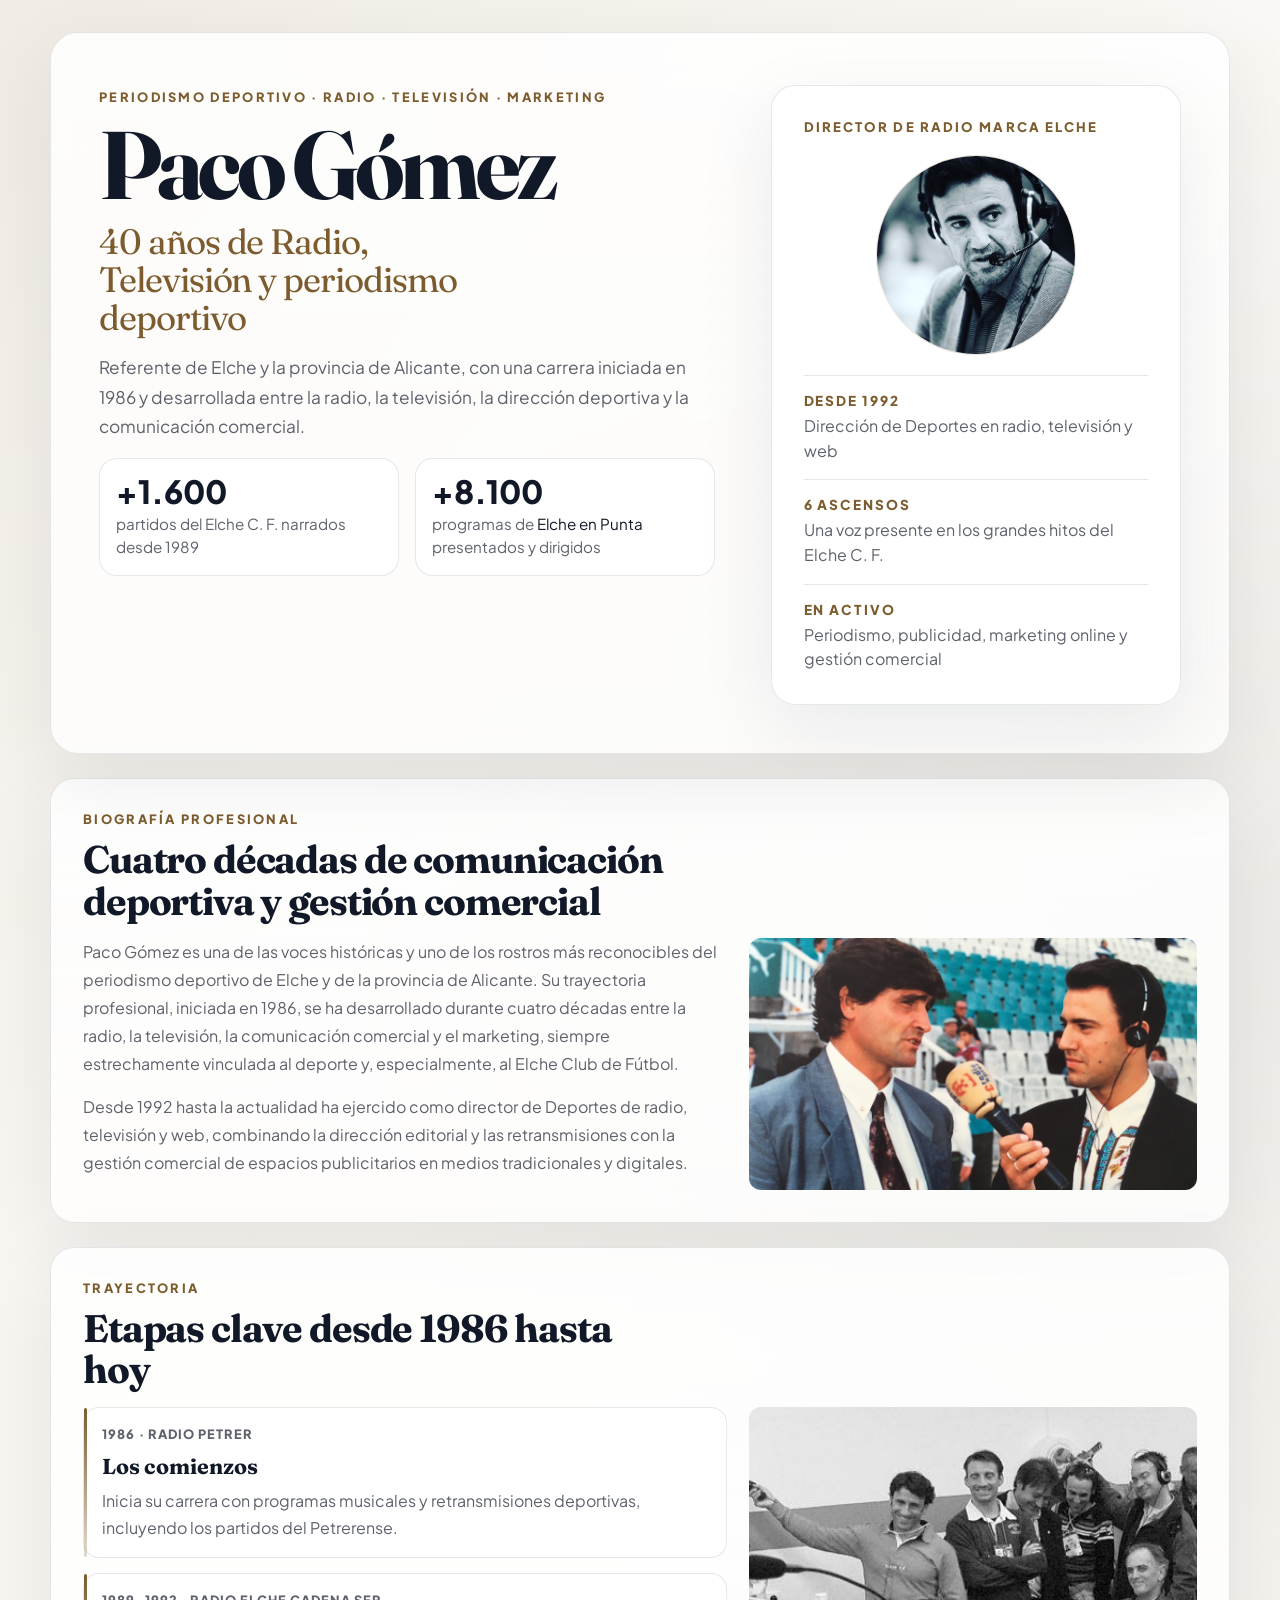
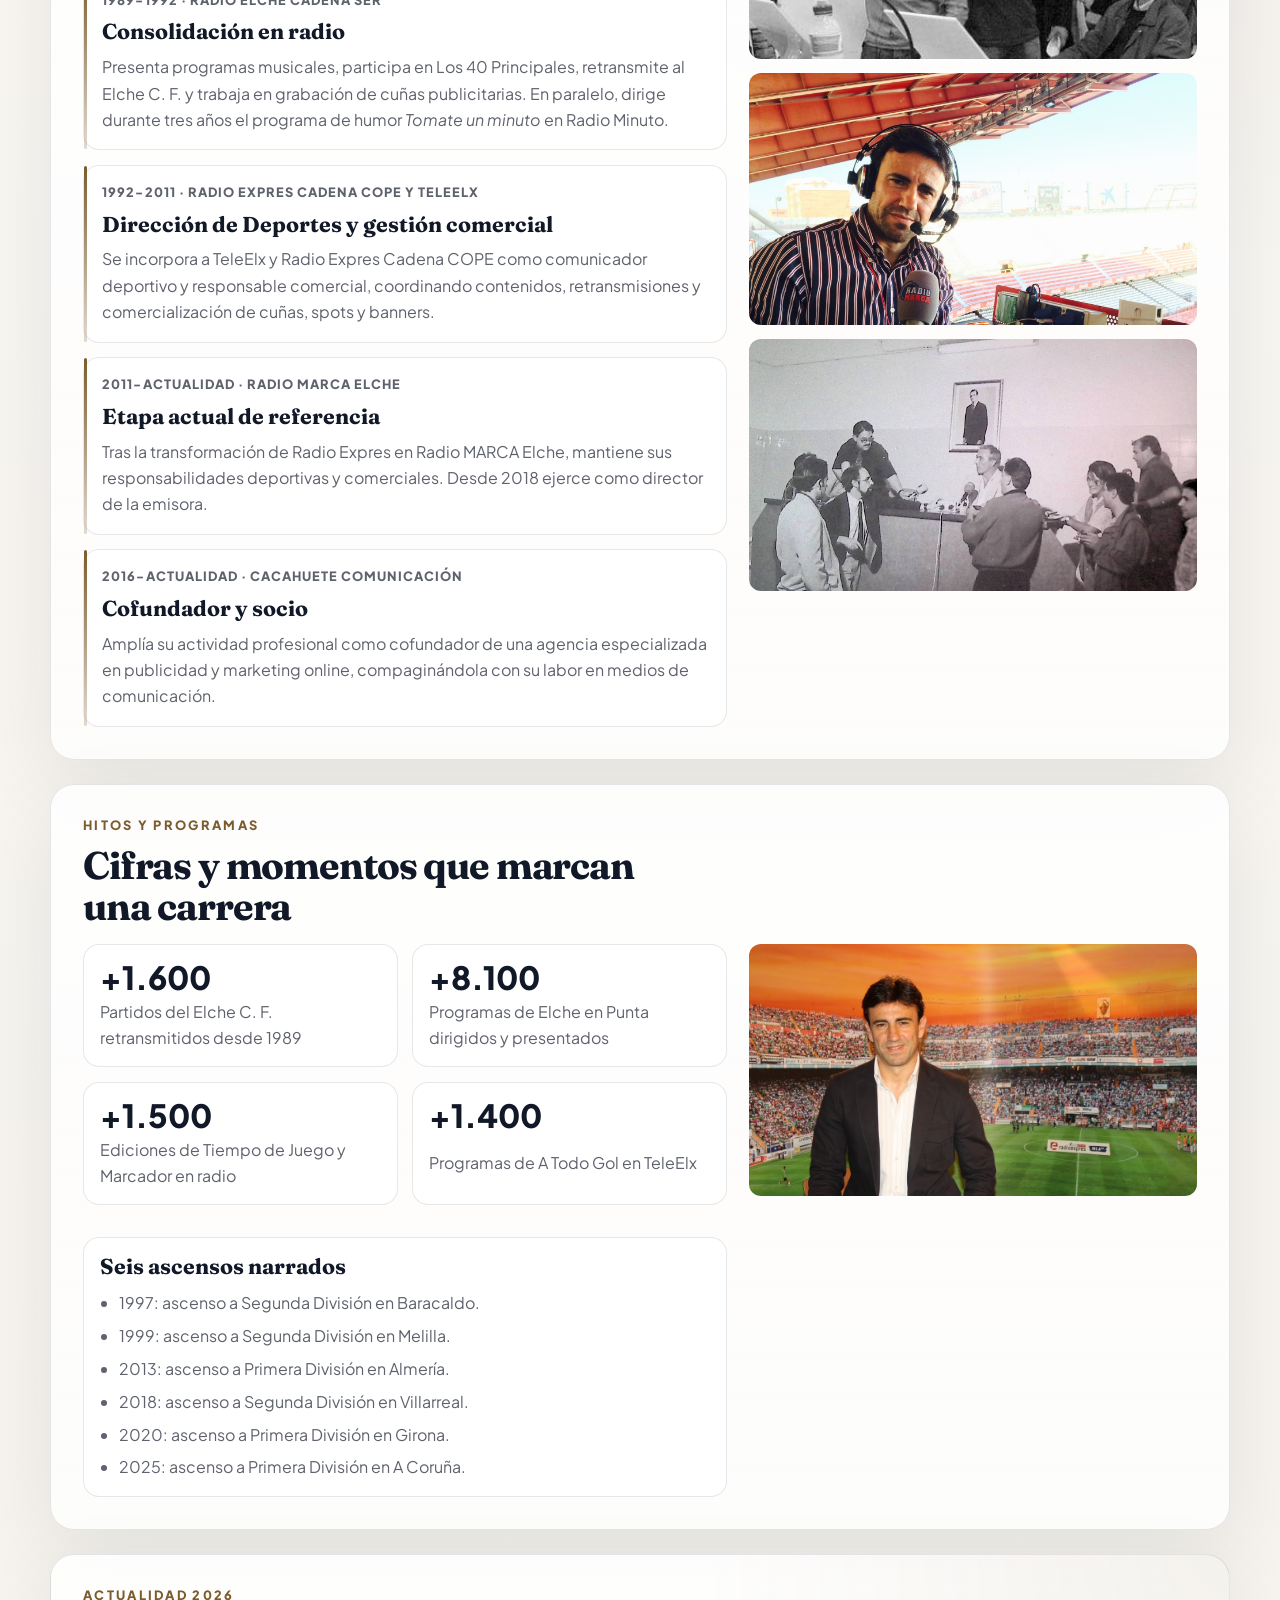
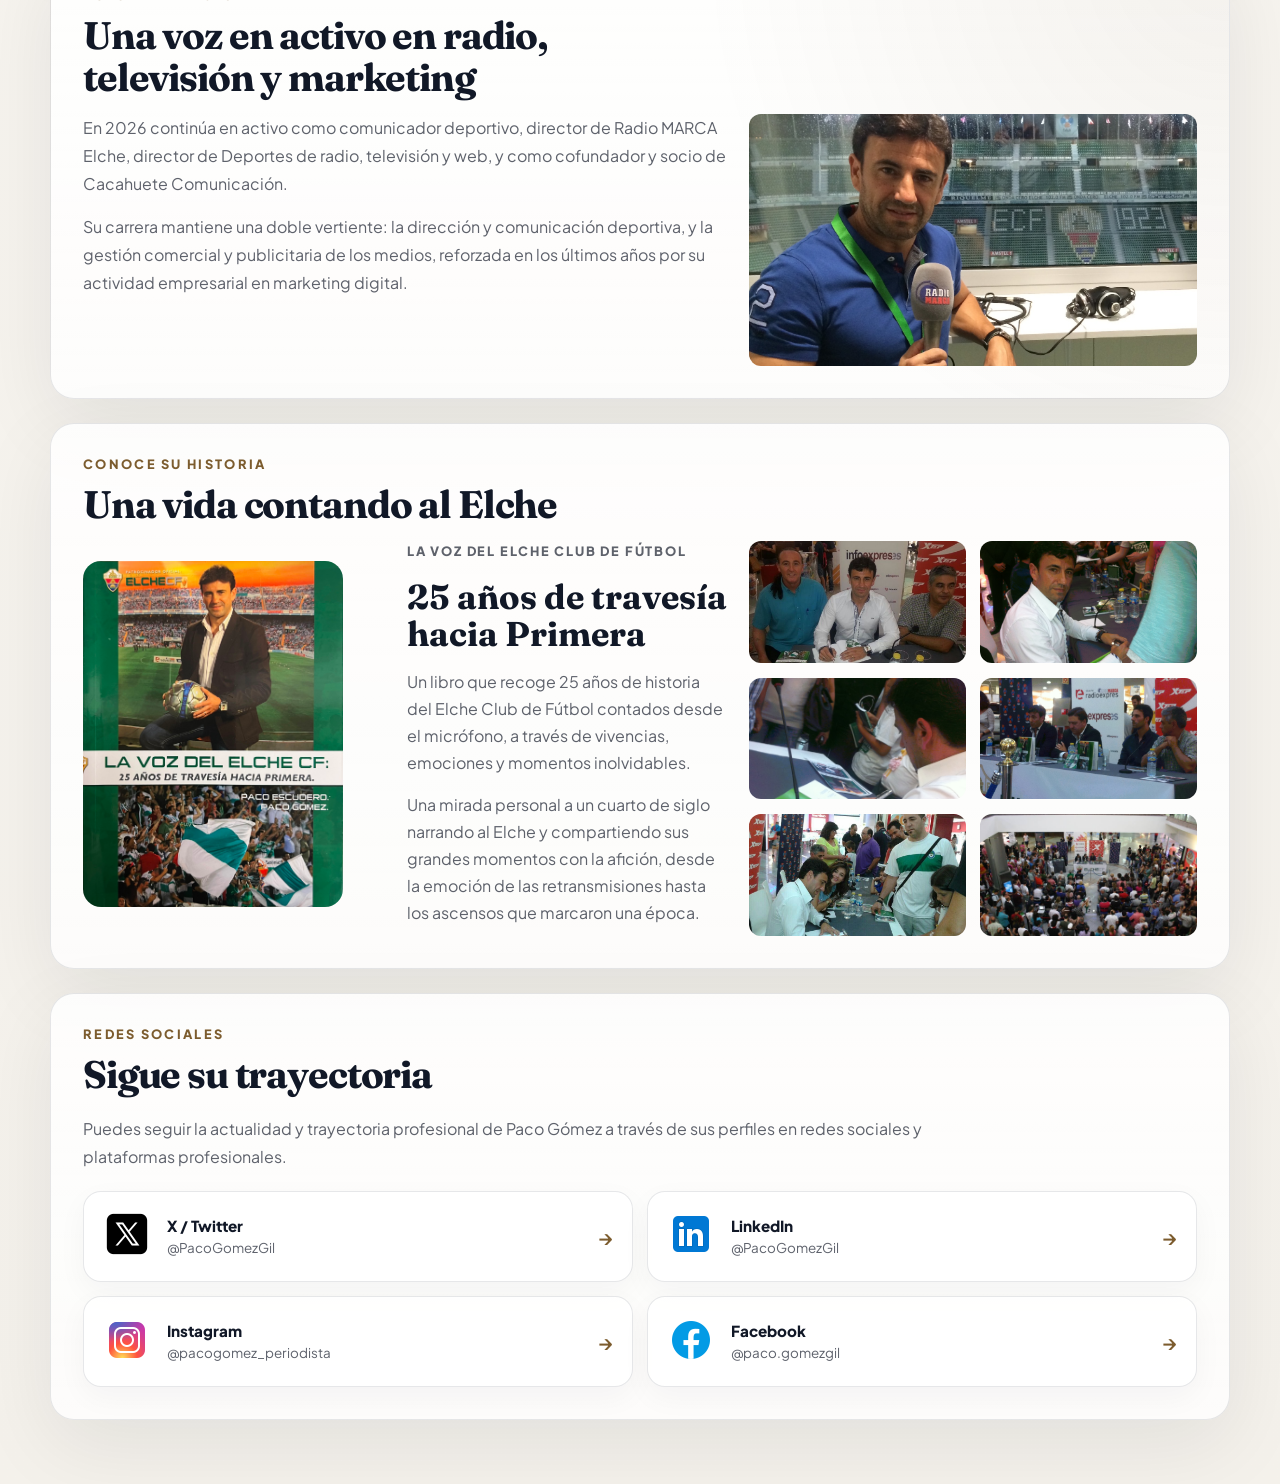
<file: index.html>
<!DOCTYPE html>
<html lang="es">
  <head>
    <meta charset="UTF-8" />
    <meta name="viewport" content="width=device-width, initial-scale=1.0" />
    <meta
      name="robots"
      content="index, follow, max-image-preview:large, max-snippet:-1, max-video-preview:-1"
    />
    <meta name="author" content="Paco Gómez Gil" />
    <meta name="theme-color" content="#f4f1eb" />

    <meta
      name="description"
      content="Biografía profesional de Paco Gómez, periodista deportivo vinculado al Elche CF, la radio, la televisión y el marketing digital."
    />

    <link rel="canonical" href="https://pacogomezgil.es/" />
    <link rel="icon" type="image/png" href="images/favicon.png" />

    <meta property="og:locale" content="es_ES" />
    <meta property="og:type" content="profile" />
    <meta property="og:title" content="Biografía de Paco Gómez Gil" />

    <meta
      property="og:description"
      content="Trayectoria profesional de Paco Gómez Gil en periodismo deportivo, radio, televisión y marketing en Elche y Alicante."
    />

    <meta
      property="og:image"
      content="https://pacogomezgil.es/images/foto-portada.jpeg"
    />

    <meta property="og:site_name" content="Biografía de Paco Gómez Gil" />

    <meta name="twitter:card" content="summary_large_image" />
    <meta name="twitter:title" content="Biografía de Paco Gómez Gil" />

    <meta
      name="twitter:description"
      content="Periodismo deportivo, radio y televisión en Elche: trayectoria profesional de Paco Gómez Gil."
    />

    <meta
      name="twitter:image"
      content="https://pacogomezgil.es/images/foto-portada.jpeg"
    />

    <title>Biografía de Paco Gómez Gil</title>

    <link rel="preconnect" href="https://fonts.googleapis.com" />
    <link rel="preconnect" href="https://fonts.gstatic.com" crossorigin />

    <link
      href="https://fonts.googleapis.com/css2?family=Fraunces:opsz,wght@9..144,400;9..144,500;9..144,600;9..144,700&family=Plus+Jakarta+Sans:wght@400;500;600;700;800&display=swap"
      rel="stylesheet"
    />

    <link rel="stylesheet" href="styles.css" />

    <script type="application/ld+json">
      {
        "@context": "https://schema.org",
        "@type": "Person",
        "name": "Paco Gómez Gil",
        "jobTitle": "Periodista deportivo",
        "description": "Periodista deportivo en Elche con trayectoria en radio, televisión, dirección de deportes y marketing digital.",
        "image": "https://pacogomezgil.es/images/foto-portada.jpeg",
        "worksFor": {
          "@type": "Organization",
          "name": "Radio MARCA Elche"
        },
        "address": {
          "@type": "PostalAddress",
          "addressLocality": "Elche",
          "addressRegion": "Alicante",
          "addressCountry": "ES"
        },
        "sameAs": [
          "https://twitter.com/PacoGomezGil",
          "https://www.linkedin.com/in/paco-gómez-gil-591129b5"
        ]
      }
    </script>
  </head>

  <body>
    <main class="page-shell">
      <section class="hero" aria-labelledby="hero-title">
        <div class="hero__content">
          <p class="eyebrow">
            Periodismo deportivo · Radio · Televisión · Marketing
          </p>

          <h1 id="hero-title">Paco Gómez</h1>

          <p class="hero__subtitle">
            40 años de Radio, Televisión y periodismo deportivo
          </p>

          <p class="hero__lead">
            Referente de Elche y la provincia de Alicante, con una
            carrera iniciada en 1986 y desarrollada entre la radio, la
            televisión, la dirección deportiva y la comunicación comercial.
          </p>

          <div class="hero__meta" aria-label="Datos destacados">
            <article class="stat-card">
              <strong>+1.600</strong>
              <span>partidos del Elche C. F. narrados desde 1989</span>
            </article>

            <article class="stat-card">
              <strong>+8.100</strong>
              <span>
                programas de <em>Elche en Punta</em> presentados y dirigidos
              </span>
            </article>
          </div>
        </div>

        <div class="hero__visual">
          <div class="profile-card">
            <p class="profile-card__eyebrow">
              Director de Radio MARCA Elche
            </p>

            <img
              class="profile-card__mark"
              src="images/foto-portada.jpeg"
              alt="Paco Gómez Gil, periodista deportivo en Elche"
              width="200"
              height="200"
              fetchpriority="high"
              decoding="async"
            />

            <dl class="profile-card__facts">
              <div>
                <dt>Desde 1992</dt>
                <dd>
                  Dirección de Deportes en radio, televisión y web
                </dd>
              </div>

              <div>
                <dt>6 ascensos</dt>
                <dd>
                  Una voz presente en los grandes hitos del Elche C. F.
                </dd>
              </div>

              <div>
                <dt>En activo</dt>
                <dd>
                  Periodismo, publicidad, marketing online y gestión comercial
                </dd>
              </div>
            </dl>
          </div>
        </div>
      </section>

      <section
        class="panel panel--media"
        id="biografia"
        aria-labelledby="biografia-title"
      >
        <div class="panel__header">
          <p class="eyebrow">Biografía profesional</p>

          <h2 id="biografia-title">
            Cuatro décadas de comunicación deportiva y gestión comercial
          </h2>
        </div>

        <div class="prose">
          <p>
            Paco Gómez es una de las voces históricas y uno de los rostros más
            reconocibles del periodismo deportivo de Elche y de la provincia
            de Alicante. Su trayectoria profesional, iniciada en 1986, se ha
            desarrollado durante cuatro décadas entre la radio, la televisión,
            la comunicación comercial y el marketing, siempre estrechamente
            vinculada al deporte y, especialmente, al Elche Club de Fútbol.
          </p>

          <p>
            Desde 1992 hasta la actualidad ha ejercido como director de
            Deportes de radio, televisión y web, combinando la dirección
            editorial y las retransmisiones con la gestión comercial de
            espacios publicitarios en medios tradicionales y digitales.
          </p>
        </div>

        <figure class="section-media">
          <div class="section-media__placeholder">
            <img
              src="images/foto-biografia.jpg"
              alt="Paco Gómez Gil en los estudios de radio"
            />
          </div>
        </figure>
      </section>

      <section
        class="panel panel--media"
        id="trayectoria"
        aria-labelledby="trayectoria-title"
      >
        <div class="panel__header">
          <p class="eyebrow">Trayectoria</p>

          <h2 id="trayectoria-title">
            Etapas clave desde 1986 hasta hoy
          </h2>
        </div>

        <div
          class="timeline"
          role="list"
          aria-label="Línea temporal profesional"
        >
          <article class="timeline__item" role="listitem">
            <p class="timeline__range">1986 · Radio Petrer</p>

            <h3>Los comienzos</h3>

            <p>
              Inicia su carrera con programas musicales y retransmisiones
              deportivas, incluyendo los partidos del Petrerense.
            </p>
          </article>

          <article class="timeline__item" role="listitem">
            <p class="timeline__range">
              1989-1992 · Radio Elche Cadena SER
            </p>

            <h3>Consolidación en radio</h3>

            <p>
              Presenta programas musicales, participa en Los 40 Principales,
              retransmite al Elche C. F. y trabaja en grabación de cuñas
              publicitarias. En paralelo, dirige durante tres años el programa
              de humor <em>Tomate un minuto</em> en Radio Minuto.
            </p>
          </article>

          <article class="timeline__item" role="listitem">
            <p class="timeline__range">
              1992-2011 · Radio Expres Cadena COPE y TeleElx
            </p>

            <h3>Dirección de Deportes y gestión comercial</h3>

            <p>
              Se incorpora a TeleElx y Radio Expres Cadena COPE como
              comunicador deportivo y responsable comercial, coordinando
              contenidos, retransmisiones y comercialización de cuñas, spots
              y banners.
            </p>
          </article>

          <article class="timeline__item" role="listitem">
            <p class="timeline__range">
              2011-actualidad · Radio MARCA Elche
            </p>

            <h3>Etapa actual de referencia</h3>

            <p>
              Tras la transformación de Radio Expres en Radio MARCA Elche,
              mantiene sus responsabilidades deportivas y comerciales. Desde
              2018 ejerce como director de la emisora.
            </p>
          </article>

          <article class="timeline__item" role="listitem">
            <p class="timeline__range">
              2016-actualidad · Cacahuete Comunicación
            </p>

            <h3>Cofundador y socio</h3>

            <p>
              Amplía su actividad profesional como cofundador de una agencia
              especializada en publicidad y marketing online, compaginándola
              con su labor en medios de comunicación.
            </p>
          </article>
        </div>

        <div class="section-media-stack">
          <figure class="section-media">
            <div class="section-media__placeholder">
              <img
                src="images/etapa-1.jpg"
                alt="Paco Gómez Gil durante una etapa de su trayectoria"
                loading="lazy"
              />
            </div>
          </figure>

          <figure class="section-media">
            <div class="section-media__placeholder">
              <img
                src="images/etapa-3.jpg"
                alt="Paco Gómez Gil en cobertura deportiva 3"
                loading="lazy"
              />
            </div>
          </figure>

          <figure class="section-media">
            <div class="section-media__placeholder">
              <img
                src="images/etapa-2.jpg"
                alt="Paco Gómez Gil en cobertura deportiva 2"
                loading="lazy"
              />
            </div>
          </figure>
        </div>
      </section>

      <section
        class="panel panel--media"
        id="hitos"
        aria-labelledby="hitos-title"
      >
        <div class="panel__header">
          <p class="eyebrow">Hitos y programas</p>

          <h2 id="hitos-title">
            Cifras y momentos que marcan una carrera
          </h2>
        </div>

        <div
          class="kpi-grid"
          aria-label="Principales cifras profesionales"
        >
          <article class="kpi-card">
            <p class="kpi-card__value">+1.600</p>
            <p class="kpi-card__label">
              Partidos del Elche C. F. retransmitidos desde 1989
            </p>
          </article>

          <article class="kpi-card">
            <p class="kpi-card__value">+8.100</p>
            <p class="kpi-card__label">
              Programas de Elche en Punta dirigidos y presentados
            </p>
          </article>

          <article class="kpi-card">
            <p class="kpi-card__value">+1.500</p>
            <p class="kpi-card__label">
              Ediciones de Tiempo de Juego y Marcador en radio
            </p>
          </article>

          <article class="kpi-card">
            <p class="kpi-card__value">+1.400</p>
            <p class="kpi-card__label">
              Programas de A Todo Gol en TeleElx
            </p>
          </article>
        </div>

        <div class="milestones">
          <h3>Seis ascensos narrados</h3>

          <ul>
            <li>1997: ascenso a Segunda División en Baracaldo.</li>
            <li>1999: ascenso a Segunda División en Melilla.</li>
            <li>2013: ascenso a Primera División en Almería.</li>
            <li>2018: ascenso a Segunda División en Villarreal.</li>
            <li>2020: ascenso a Primera División en Girona.</li>
            <li>2025: ascenso a Primera División en A Coruña.</li>
          </ul>
        </div>

        <div class="section-media-stack">
          <figure class="section-media">
            <div class="section-media__placeholder">
              <img
                src="images/cifras-momentos.jpg"
                alt="Paco Gómez Gil en un momento destacado de su carrera"
                loading="lazy"
              />
            </div>
          </figure>
        </div>
      </section>

      <section
        class="panel panel--accent panel--media"
        id="actualidad"
        aria-labelledby="actualidad-title"
      >
        <div class="panel__header">
          <p class="eyebrow">Actualidad 2026</p>

          <h2 id="actualidad-title">
            Una voz en activo en radio, televisión y marketing
          </h2>
        </div>

        <div class="prose">
          <p>
            En 2026 continúa en activo como comunicador deportivo, director de
            Radio MARCA Elche, director de Deportes de radio, televisión y web,
            y como cofundador y socio de Cacahuete Comunicación.
          </p>

          <p>
            Su carrera mantiene una doble vertiente: la dirección y
            comunicación deportiva, y la gestión comercial y publicitaria de
            los medios, reforzada en los últimos años por su actividad
            empresarial en marketing digital.
          </p>
        </div>

        <figure class="section-media">
          <div class="section-media__placeholder">
            <img
              src="images/actualidad-activo.jpg"
              alt="Paco Gómez Gil en los estudios de radio"
            />
          </div>
        </figure>
      </section>

      <!-- EL LIBRO -->
<section
  class="panel panel--media"
  id="libro"
  aria-labelledby="libro-title"
>
  <div class="panel__header">
    <p class="eyebrow">Conoce su historia</p>

    <h2 id="libro-title">
      Una vida contando al Elche
    </h2>
  </div>

  <div class="book-feature">
    <figure class="book-feature__cover">
      <div class="section-media__placeholder">
        <img
          src="images/portada-libro.jpeg"
          alt="Portada del libro La voz del Elche Club de Fútbol. 25 años de travesía hacia Primera"
          loading="lazy"
        />
      </div>
    </figure>

    <div class="book-feature__content">
      <p class="book-feature__eyebrow">
        La voz del Elche Club de Fútbol
      </p>

      <h3>
        25 años de travesía hacia Primera
      </h3>

      <p>
        Un libro que recoge 25 años de historia del Elche Club de Fútbol
        contados desde el micrófono, a través de vivencias, emociones y
        momentos inolvidables.
      </p>

      <p>
        Una mirada personal a un cuarto de siglo narrando al Elche y
        compartiendo sus grandes momentos con la afición, desde la emoción
        de las retransmisiones hasta los ascensos que marcaron una época.
      </p>
    </div>
  </div>

  <div class="section-media-stack book-gallery">
    <figure class="section-media">
      <div class="section-media__placeholder">
        <img
          src="images/firma-libro1.jpg"
          alt="Paco Gómez Gil durante la firma de su libro"
          loading="lazy"
        />
      </div>
    </figure>

    <figure class="section-media">
      <div class="section-media__placeholder">
        <img
          src="images/firma-libro2.jpg"
          alt="Paco Gómez Gil durante la presentación de su libro"
          loading="lazy"
        />
      </div>
    </figure>
    <figure class="section-media">
      <div class="section-media__placeholder">
        <img
          src="images/firma-libro3.jpg"
          alt="Paco Gómez Gil durante la presentación de su libro"
          loading="lazy"
        />
      </div>
    </figure>
    <figure class="section-media">
      <div class="section-media__placeholder">
        <img
          src="images/firma-libro4.jpg"
          alt="Paco Gómez Gil durante la presentación de su libro"
          loading="lazy"
        />
      </div>
    </figure>
    <figure class="section-media">
      <div class="section-media__placeholder">
        <img
          src="images/firma-libro6.jpg"
          alt="Paco Gómez Gil durante la presentación de su libro"
          loading="lazy"
        />
      </div>
    </figure>
    <figure class="section-media">
      <div class="section-media__placeholder">
        <img
          src="images/firma-libro7.jpg"
          alt="Paco Gómez Gil durante la presentación de su libro"
          loading="lazy"
        />
      </div>
    </figure>
    
  </div>
</section>

      <!-- PRESENCIA DIGITAL -->
      <section
        class="panel"
        id="redes"
        aria-labelledby="redes-title"
      >
        <div class="panel__header">
          <p class="eyebrow">Redes Sociales</p>

          <h2 id="redes-title">
            Sigue su trayectoria
          </h2>
        </div>

        <div class="prose">
          <p>
            Puedes seguir la actualidad y trayectoria profesional de Paco Gómez a través de sus perfiles en redes sociales y plataformas profesionales.
          </p>
        </div>

        <div class="social-grid">
          <a
            class="social-card"
            href="https://twitter.com/PacoGomezGil"
            target="_blank"
            rel="noopener noreferrer"
            aria-label="Perfil de Paco Gómez Gil en X"
          >
            <span><img src="images/icons8-twitterx-48.png" alt=""></span>

            <span class="social-card__content">
              <strong>X / Twitter</strong>
              <span>@PacoGomezGil</span>
            </span>

            <span class="social-card__arrow" aria-hidden="true">→</span>
          </a>

          <a
            class="social-card"
            href="https://www.linkedin.com/in/paco-gómez-gil-591129b5"
            target="_blank"
            rel="noopener noreferrer"
            aria-label="Perfil profesional de Paco Gómez Gil en LinkedIn"
          >
            <span><img src="images/icons8-linkedin-48.png" alt=""></span>

            <span class="social-card__content">
              <strong>LinkedIn</strong>
              <span>@PacoGomezGil</span>
            </span>

            <span class="social-card__arrow" aria-hidden="true">→</span>
          </a>
          <a
            class="social-card"
            href="https://www.instagram.com/pacogomez_periodista/"
            target="_blank"
            rel="noopener noreferrer"
            aria-label="Perfil profesional de Paco Gómez Gil en instagram"
          >
            <span><img src="images/icons8-instagram-48.png" alt=""></span>

            <span class="social-card__content">
              <strong>Instagram</strong>
              <span>@pacogomez_periodista</span>
            </span>

            <span class="social-card__arrow" aria-hidden="true">→</span>
          </a>
          <a
            class="social-card"
            href="https://www.facebook.com/paco.gomezgil/?locale=es_ES"
            target="_blank"
            rel="noopener noreferrer"
            aria-label="Perfil profesional de Paco Gómez Gil en facebook"
          >
            <span><img src="images/icons8-facebook-nuevo-48.png" alt=""></span>

            <span class="social-card__content">
              <strong>Facebook</strong>
              <span>@paco.gomezgil</span>
            </span>

            <span class="social-card__arrow" aria-hidden="true">→</span>
          </a>
        </div>
      </section>
    </main>
  </body>
</html>
</file>
<file: styles.css>
:root {
  --bg: #f4f1eb;
  --surface: rgba(255, 255, 255, 0.82);
  --surface-strong: rgba(255, 255, 255, 0.94);
  --line: rgba(17, 24, 39, 0.1);
  --text: #111827;
  --muted: rgba(17, 24, 39, 0.68);
  --accent: #7c5c2e;
  --accent-soft: rgba(124, 92, 46, 0.08);
  --shadow: 0 24px 80px rgba(17, 24, 39, 0.08);
}

* {
  box-sizing: border-box;
}

figure {
  margin: 0;
}

html {
  scroll-behavior: smooth;
}

body {
  margin: 0;
  min-height: 100vh;
  color: var(--text);
  font-family: "Plus Jakarta Sans", sans-serif;
  background:
    radial-gradient(circle at top left, rgba(124, 92, 46, 0.08), transparent 25%),
    radial-gradient(circle at right 20%, rgba(17, 24, 39, 0.05), transparent 24%),
    linear-gradient(180deg, #faf8f4 0%, var(--bg) 100%);
}

.page-shell {
  width: min(1180px, calc(100% - 2rem));
  margin: 0 auto;
  padding: clamp(1rem, 3vw, 2rem) 0 clamp(2rem, 5vw, 4rem);
}

.hero {
  display: grid;
  gap: 2.5rem;
  align-items: start;
  padding: clamp(1.5rem, 4vw, 3rem);
  border: 1px solid var(--line);
  border-radius: 28px;
  background: linear-gradient(
    180deg,
    rgba(255, 255, 255, 0.86),
    rgba(255, 255, 255, 0.74)
  );
  backdrop-filter: blur(16px);
  box-shadow: var(--shadow);
}

.panel {
  margin-top: clamp(1rem, 3vw, 1.5rem);
  padding: clamp(1.25rem, 3vw, 2rem);
  border: 1px solid var(--line);
  border-radius: 24px;
  background: linear-gradient(
    180deg,
    rgba(255, 255, 255, 0.86),
    rgba(255, 255, 255, 0.78)
  );
  box-shadow: var(--shadow);
}

.panel--accent {
  background:
    radial-gradient(circle at right top, var(--accent-soft), transparent 42%),
    linear-gradient(
      180deg,
      rgba(255, 255, 255, 0.9),
      rgba(255, 255, 255, 0.8)
    );
}

.panel__header {
  display: grid;
  gap: 0.75rem;
  margin-bottom: 1.25rem;
}

h2 {
  margin: 0;
  max-width: 22ch;
  font-family: "Fraunces", serif;
  font-size: clamp(1.6rem, 3.4vw, 2.4rem);
  line-height: 1.08;
  letter-spacing: -0.03em;
}

h3 {
  margin: 0;
  font-family: "Fraunces", serif;
  font-size: clamp(1.1rem, 2vw, 1.35rem);
  line-height: 1.2;
}

.prose {
  display: grid;
  gap: 0.9rem;
  max-width: 76ch;
}

.prose p {
  margin: 0;
  color: var(--muted);
  line-height: 1.75;
}

.timeline {
  display: grid;
  gap: 0.9rem;
}

.timeline__item {
  position: relative;
  display: grid;
  gap: 0.55rem;
  padding: 1rem 1rem 1rem 1.15rem;
  border: 1px solid var(--line);
  border-radius: 16px;
  background: var(--surface);
}

.timeline__item::before {
  content: "";
  position: absolute;
  left: 0;
  top: 0;
  bottom: 0;
  width: 3px;
  border-radius: 999px;
  background: linear-gradient(
    180deg,
    var(--accent),
    rgba(124, 92, 46, 0.22)
  );
}

.timeline__range {
  margin: 0;
  font-size: 0.8rem;
  letter-spacing: 0.08em;
  text-transform: uppercase;
  font-weight: 800;
  color: var(--accent);
}

.timeline__item p {
  margin: 0;
  color: var(--muted);
  line-height: 1.65;
}

.kpi-grid {
  display: grid;
  grid-template-columns: repeat(2, minmax(0, 1fr));
  gap: 0.9rem;
}

.kpi-card {
  display: grid;
  gap: 0.4rem;
  padding: 1rem;
  border: 1px solid var(--line);
  border-radius: 16px;
  background: var(--surface);
}

.kpi-card__value {
  margin: 0;
  font-size: clamp(1.45rem, 3vw, 2rem);
  font-weight: 800;
  line-height: 1;
}

.kpi-card__label {
  margin: 0;
  color: var(--muted);
  line-height: 1.6;
}

.milestones {
  margin-top: 1rem;
  padding: 1rem;
  border: 1px solid var(--line);
  border-radius: 16px;
  background: var(--surface);
}

.milestones h3 {
  margin-bottom: 0.7rem;
}

.milestones ul {
  margin: 0;
  padding-left: 1.2rem;
  display: grid;
  gap: 0.5rem;
}

.milestones li {
  color: var(--muted);
  line-height: 1.55;
}

.section-media {
  width: 100%;
  min-width: 0;
  margin: 1rem 0 0;
  display: grid;
  gap: 0.55rem;
}

.section-media-stack {
  display: grid;
  gap: 0.9rem;
  margin-top: 1rem;
}

.section-media-stack .section-media {
  margin: 0;
}

.section-media__placeholder {
  width: 100%;
  aspect-ratio: 16 / 9;
  overflow: hidden;
  border-radius: 12px;
  background:
    linear-gradient(
      135deg,
      rgba(124, 92, 46, 0.08),
      rgba(17, 24, 39, 0.03)
    ),
    repeating-linear-gradient(
      -45deg,
      rgba(124, 92, 46, 0.08),
      rgba(124, 92, 46, 0.08) 8px,
      rgba(255, 255, 255, 0.16) 8px,
      rgba(255, 255, 255, 0.16) 16px
    );
}

.section-media__placeholder img {
  display: block;
  width: 100%;
  height: 140%;
  object-fit: cover;
  object-position: center;
}

.section-media figcaption {
  margin: 0;
  font-size: 0.86rem;
  font-weight: 600;
  color: var(--muted);
}

@media (min-width: 980px) {
  .panel--media {
    display: grid;
    grid-template-columns: minmax(0, 1.18fr) minmax(320px, 0.82fr);
    column-gap: 1.4rem;
    row-gap: 1rem;
    align-items: start;
  }

  .panel--media > * {
    min-width: 0;
  }

  .panel--media .panel__header {
    grid-column: 1 / -1;
    margin-bottom: 0;
  }

  .panel--media .prose,
  .panel--media .timeline,
  .panel--media .kpi-grid,
  .panel--media .milestones {
    grid-column: 1;
  }

  .panel--media > .section-media {
    grid-column: 2;
    grid-row: 2;
    margin-top: 0;
  }

  .panel--media .section-media-stack {
    grid-column: 2;
    grid-row: 2;
    margin-top: 0;
  }

  .panel--media .prose {
    max-width: none;
  }
}

.hero__content {
  display: flex;
  flex-direction: column;
  gap: 1rem;
  padding-top: clamp(0.25rem, 1vw, 0.75rem);
}

.eyebrow {
  margin: 0;
  font-size: 0.8rem;
  font-weight: 800;
  letter-spacing: 0.18em;
  text-transform: uppercase;
  color: var(--accent);
}

h1 {
  margin: 0;
  max-width: 8ch;
  font-family: "Fraunces", serif;
  font-size: clamp(3rem, 8vw, 6rem);
  line-height: 0.9;
  letter-spacing: -0.05em;
}

.hero__subtitle {
  margin: 0;
  max-width: 18ch;
  font-family: "Fraunces", serif;
  font-size: clamp(1.5rem, 3vw, 2.2rem);
  line-height: 1.08;
  letter-spacing: -0.03em;
  color: var(--accent);
}

.hero__lead {
  margin: 0;
  max-width: 58ch;
  font-size: clamp(1rem, 1.8vw, 1.08rem);
  line-height: 1.7;
  color: var(--muted);
}

.hero__meta {
  display: grid;
  grid-template-columns: repeat(2, minmax(0, 1fr));
  gap: 1rem;
}

.stat-card {
  display: flex;
  flex-direction: column;
  gap: 0.4rem;
  padding: 1rem 1rem 1.05rem;
  border: 1px solid var(--line);
  border-radius: 18px;
  background: var(--surface);
}

.stat-card strong {
  font-size: clamp(1.55rem, 3vw, 2rem);
  font-weight: 800;
  line-height: 1;
  color: var(--text);
}

.stat-card span {
  font-size: 0.95rem;
  line-height: 1.5;
  color: var(--muted);
}

.stat-card em {
  font-style: normal;
  color: var(--text);
}

.hero__visual {
  position: relative;
  min-height: 100%;
}

.profile-card {
  display: grid;
  gap: 1.25rem;
  width: min(100%, 460px);
  margin-inline: auto;
  padding: clamp(1.4rem, 3vw, 2rem);
  border: 1px solid var(--line);
  border-radius: 24px;
  background: var(--surface-strong);
  box-shadow: var(--shadow);
}

.profile-card__eyebrow {
  margin: 0;
  font-size: 0.82rem;
  font-weight: 800;
  letter-spacing: 0.16em;
  text-transform: uppercase;
  color: var(--accent);
}

.profile-card__mark {
  display: block;
  width: 200px;
  height: 200px;
  aspect-ratio: 1;
  margin: 0 auto;
  border: 1px solid rgba(124, 92, 46, 0.18);
  border-radius: 50%;
  object-fit: cover;
  object-position: center 0%;
  transform: scale(1);
  transform-origin: center center;
  background: var(--surface);
  padding: 0;
}

.profile-card__facts {
  display: grid;
  gap: 1rem;
  margin: 0;
}

.profile-card__facts > div {
  display: grid;
  gap: 0.3rem;
  padding-top: 1rem;
  border-top: 1px solid var(--line);
}

.profile-card__facts dt {
  font-size: 0.85rem;
  font-weight: 800;
  letter-spacing: 0.14em;
  text-transform: uppercase;
  color: var(--accent);
}

.profile-card__facts dd {
  margin: 0;
  line-height: 1.55;
  color: var(--muted);
}

@media (min-width: 920px) {
  .hero {
    grid-template-columns: minmax(0, 1.2fr) minmax(320px, 0.8fr);
    gap: 3.5rem;
  }

  .hero__content {
    padding-top: 0.5rem;
  }

  .hero__visual {
    padding-top: 0.25rem;
  }
}

@media (max-width: 919px) {
  .hero {
    padding: 1.25rem;
  }

  .profile-card {
    width: 100%;
  }
}

@media (max-width: 720px) {
  .page-shell {
    width: min(100% - 1rem, 1180px);
    padding-top: 0.5rem;
  }

  .hero {
    gap: 1.5rem;
    padding: 1rem;
    border-radius: 24px;
  }

  h1 {
    max-width: 8ch;
    font-size: clamp(2.6rem, 12vw, 4rem);
  }

  .hero__subtitle {
    max-width: 14ch;
    font-size: clamp(1.25rem, 6vw, 1.7rem);
  }

  .hero__meta {
    grid-template-columns: 1fr;
  }

  .profile-card__mark {
    width: 132px;
    height: 132px;
  }

  h2 {
    max-width: 100%;
  }

  .kpi-grid {
    grid-template-columns: 1fr;
  }

  .timeline__item {
    padding: 0.9rem 0.9rem 0.9rem 1rem;
  }
}

@media (max-width: 480px) {
  h1 {
    max-width: 11ch;
  }
}

.social-grid {
  display: grid;
  grid-template-columns: repeat(2, minmax(0, 1fr));
  gap: 0.9rem;
  margin-top: 1.25rem;
}

.social-card {
  position: relative;
  display: grid;
  grid-template-columns: auto minmax(0, 1fr) auto;
  align-items: center;
  gap: 1rem;
  min-width: 0;
  padding: 1.15rem 1.2rem;
  border: 1px solid var(--line);
  border-radius: 18px;
  background: var(--surface);
  color: var(--text);
  text-decoration: none;
  box-shadow: 0 10px 30px rgba(17, 24, 39, 0.04);
  transition:
    transform 180ms ease,
    border-color 180ms ease,
    background 180ms ease,
    box-shadow 180ms ease;
}

.social-card:hover {
  transform: translateY(-3px);
  border-color: rgba(124, 92, 46, 0.25);
  background: var(--surface-strong);
  box-shadow: 0 16px 40px rgba(17, 24, 39, 0.08);
}

.social-card:focus-visible {
  outline: 2px solid var(--accent);
  outline-offset: 3px;
}

.social-card__icon {
  display: grid;
  place-items: center;
  width: 46px;
  height: 46px;
  flex-shrink: 0;
  border: 1px solid rgba(124, 92, 46, 0.18);
  border-radius: 14px;
  background: var(--accent-soft);
  color: var(--accent);
  font-size: 1.2rem;
  font-weight: 800;
  line-height: 1;
}

.social-card__content {
  display: grid;
  gap: 0.2rem;
  min-width: 0;
}

.social-card__content strong {
  font-size: 0.95rem;
  font-weight: 800;
  line-height: 1.3;
}

.social-card__content span {
  overflow: hidden;
  color: var(--muted);
  font-size: 0.84rem;
  line-height: 1.4;
  text-overflow: ellipsis;
  white-space: nowrap;
}

.social-card__arrow {
  color: var(--accent);
  font-size: 1.25rem;
  font-weight: 600;
  transition: transform 180ms ease;
}

.social-card:hover .social-card__arrow {
  transform: translateX(4px);
}

@media (max-width: 720px) {
  .social-grid {
    grid-template-columns: 1fr;
  }

  .social-card {
    padding: 1rem;
  }
}

@media (max-width: 480px) {
  .social-card {
    gap: 0.8rem;
  }

  .social-card__icon {
    width: 42px;
    height: 42px;
    border-radius: 12px;
  }
}
/* =========================
   LIBRO
   ========================= */

.book-feature {
  display: grid;
  gap: 1.5rem;
  align-items: center;
}

.book-feature__cover {
  width: 100%;
  max-width: 420px;
  margin: 0 auto;
}

.book-feature__cover .section-media__placeholder {
  aspect-ratio: 3 / 4;
  border-radius: 18px;
}

.book-feature__cover .section-media__placeholder img {
  height: 100%;
  object-fit: cover;
  object-position: center;
}

.book-feature__content {
  display: grid;
  gap: 0.9rem;
  align-content: center;
}

.book-feature__eyebrow {
  margin: 0;
  font-size: 0.8rem;
  font-weight: 800;
  letter-spacing: 0.14em;
  text-transform: uppercase;
  color: var(--accent);
}

.book-feature__content h3 {
  max-width: 18ch;
  font-size: clamp(1.5rem, 3vw, 2.15rem);
  line-height: 1.1;
}

.book-feature__content p {
  margin: 0;
  max-width: 60ch;
  color: var(--muted);
  line-height: 1.7;
}

.book-gallery {
  margin-top: 1.5rem;
}

.book-gallery .section-media__placeholder {
  aspect-ratio: 16 / 9;
}

.book-gallery .section-media__placeholder img {
  width: 100%;
  height: 100%;
  object-fit: cover;
  object-position: center center;
}

@media (min-width: 820px) {
  .book-feature {
    grid-template-columns: minmax(260px, 0.75fr) minmax(0, 1.25fr);
    gap: clamp(2rem, 5vw, 4rem);
  }

  .book-feature__cover {
    max-width: 360px;
  }

  .book-gallery {
    grid-template-columns: repeat(2, minmax(0, 1fr));
  }
}

@media (max-width: 719px) {
  .book-feature__cover {
    max-width: 300px;
  }

  .book-feature__content h3 {
    max-width: 100%;
  }
}
</file>
